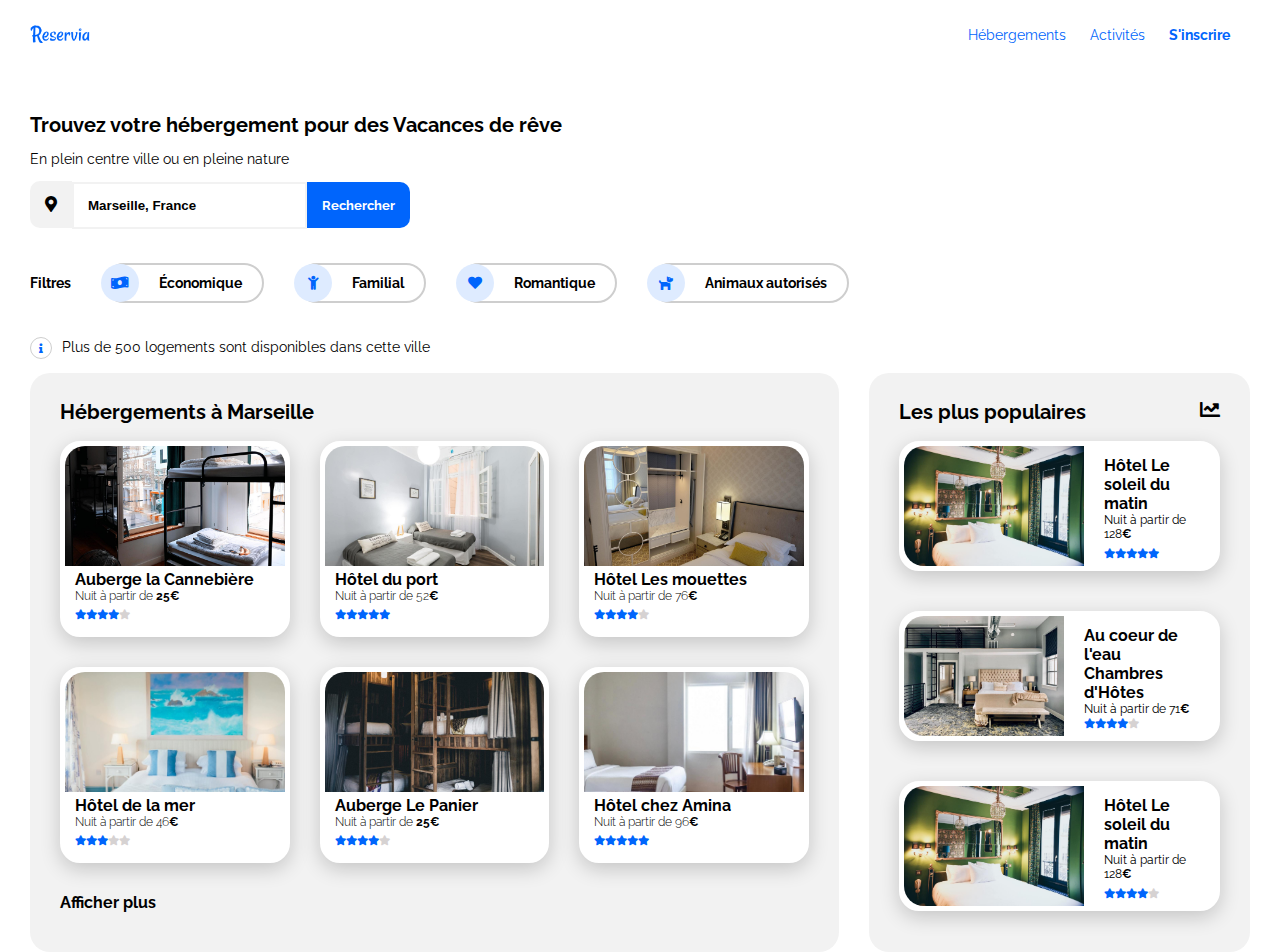
<file: index.html>
<!DOCTYPE html>
<html lang="fr">
  <head>
    <meta charset="UTF-8" />
    <meta http-equiv="X-UA-Compatible" content="IE=edge" />
    <meta name="viewport" content="width=device-width, initial-scale=1.0" />
    <title>Reservia</title>

    <link rel="stylesheet" href="style.css" />
    <link
      rel="stylesheet"
      href="../../../fontawesome-free-5.15.4-web/css/all.css"
    />
  </head>
  <body>
    <nav class="menu">
      <img
        id="logo"
        src="Reservia maquette/images/logo/Reservia@3x.png"
        alt="logo Réservia"
      />
      <a href="#Hebergements">Hébergements</a>
      <a href="#Activites">Activités</a>
      <a id="inscription" href="index.html">S'inscrire</a>
    </nav>

    <header>
      <h1>Trouvez votre hébergement pour des Vacances de rêve</h1>
      <p>En plein centre ville ou en pleine nature</p>
      <form>
        <span class="icon_search"><i class="fas fa-map-marker-alt"></i></span
        ><input
          type="text"
          name="text"
          class="search"
          placeholder="Marseille, France"
        /><input
          type="submit"
          name="submit"
          class="submit"
          value="Rechercher"
        />
      </form>
      <div class="filter">
        <p>
          Filtres
          <a href=""><i class="fas fa-money-bill-wave"></i>Économique</a>
          <a href=""><i class="fas fa-child"></i>Familial</a>
          <a href=""><i class="fas fa-heart"></i>Romantique</a>
          <a href=""><i class="fas fa-dog"></i>Animaux autorisés</a>
        </p>
      </div>
      <p>
        <i class="fas fa-info"></i>Plus de 500 logements sont disponibles dans
        cette ville
      </p>
    </header>

    <section id="Hebergements">
      <article>
        <h2>Hébergements à Marseille</h2>
        <div class="container">
          <a href=""
            ><div class="photos">
              <img
                src="/Reservia maquette/images/hebergements/3_medium/marcus-loke-WQJvWU_HZFo-unsplash.jpg"
                alt="Auberge la Cannebière"
              />
              <div class="texte">
                <h4>Auberge la Cannebière</h4>
                <p>Nuit à partir de <b>25€</b></p>
                <i class="fas fa-star"></i><i class="fas fa-star"></i
                ><i class="fas fa-star"></i><i class="fas fa-star"></i
                ><i class="fas fa-star etoile-vide"></i>
              </div></div
          ></a>
          <a href=""
            ><div class="photos">
              <img
                src="/Reservia maquette/images/hebergements/3_medium/fred-kleber-gTbaxaVLvsg-unsplash.jpg"
                alt=""
              />
              <div class="texte">
                <h4>Hôtel du port</h4>
                <p>Nuit à partir de 52<b>€</b></p>
                <i class="fas fa-star"></i><i class="fas fa-star"></i
                ><i class="fas fa-star"></i><i class="fas fa-star"></i
                ><i class="fas fa-star"></i>
              </div></div
          ></a>
          <a href=""
            ><div class="photos">
              <img
                src="/Reservia maquette/images/hebergements/3_medium/reisetopia-B8WIgxA_PFU-unsplash.jpg"
                alt=""
              />
              <div class="texte">
                <h4>Hôtel Les mouettes</h4>
                <p>Nuit à partir de 76<b>€</b></p>
                <i class="fas fa-star"></i><i class="fas fa-star"></i
                ><i class="fas fa-star"></i><i class="fas fa-star"></i
                ><i class="fas fa-star etoile-vide"></i>
              </div></div
          ></a>
          <a href=""
            ><div class="photos">
              <img
                src="/Reservia maquette/images/hebergements/3_medium/annie-spratt-Eg1qcIitAuA-unsplash.jpg"
                alt=""
              />
              <div class="texte">
                <h4>Hôtel de la mer</h4>
                <p>Nuit à partir de 46<b>€</b></p>
                <i class="fas fa-star"></i><i class="fas fa-star"></i
                ><i class="fas fa-star"></i
                ><i class="fas fa-star etoile-vide"></i
                ><i class="fas fa-star etoile-vide"></i>
              </div></div
          ></a>
          <a href=""
            ><div class="photos">
              <img
                src="/Reservia maquette/images/hebergements/3_medium/nicate-lee-kT-ZyaiwBe0-unsplash.jpg"
                alt=""
              />
              <div class="texte">
                <h4>Auberge Le Panier</h4>
                <p>Nuit à partir de <b>25€</b></p>
                <i class="fas fa-star"></i><i class="fas fa-star"></i
                ><i class="fas fa-star"></i><i class="fas fa-star"></i
                ><i class="fas fa-star etoile-vide"></i>
              </div></div
          ></a>
          <a href=""
            ><div class="photos">
              <img
                src="/Reservia maquette/images/hebergements/3_medium/febrian-zakaria-M6S1WvfW68A-unsplash.jpg"
                alt=""
              />
              <div class="texte">
                <h4>Hôtel chez Amina</h4>
                <p>Nuit à partir de 96<b>€</b></p>
                <i class="fas fa-star"></i><i class="fas fa-star"></i
                ><i class="fas fa-star"></i><i class="fas fa-star"></i
                ><i class="fas fa-star"></i>
              </div></div
          ></a>
        </div>
        <a href="" class="afficher">Afficher plus</a>
      </article>

      <aside>
        <h2>Les plus populaires <i class="fas fa-chart-line"></i></h2>
        <div class="aside-container"><a href=""
            ><div class="populaire-photos">
              <img
                src="/Reservia maquette/images/hebergements/3_medium/emile-guillemot-Bj_rcSC5XfE-unsplash.jpg"
                alt=""
              />
              <div class="populaire-texte">
                <h4>Hôtel Le soleil du matin</h4>
                <p>Nuit à partir de 128<b>€</b></p>
                <div class="etoiles"><i class="fas fa-star"></i><i class="fas fa-star"></i
                ><i class="fas fa-star"></i><i class="fas fa-star"></i
                ><i class="fas fa-star"></i></div>
              </div></div
          ></a>
          <a href=""
            ><div class="populaire-photos">
              <img
                src="/Reservia maquette/images/hebergements/3_medium/aw-creative-VGs8z60yT2c-unsplash.jpg"
                alt=""
              />
              <div class="populaire-texte">
                <h4>
                  Au coeur de l'eau 
                  Chambres d'Hôtes
                </h4>
                <p>Nuit à partir de 71<b>€</b></p>
                <div class="etoiles"><i class="fas fa-star"></i><i class="fas fa-star"></i
                ><i class="fas fa-star"></i><i class="fas fa-star"></i
                ><i class="fas fa-star etoile-vide"></i></div>
              </div></div
          ></a>
          <a href=""
            ><div class="populaire-photos">
              <img
                src="/Reservia maquette/images/hebergements/3_medium/emile-guillemot-Bj_rcSC5XfE-unsplash.jpg"
                alt=""
              />
              <div class="populaire-texte">
                <h4>Hôtel Le soleil du matin</h4>
                <p>Nuit à partir de 128<b>€</b></p>
                <div class="etoiles"><i class="fas fa-star"></i><i class="fas fa-star"></i
                ><i class="fas fa-star"></i><i class="fas fa-star"></i
                ><i class="fas fa-star etoile-vide"></i></div>
              </div></div
          ></a>
          </div>
      </aside>
    </section>
  </body>
</html>
</file>
<file: style.css>
@font-face {
  font-family: "Raleway";
  src: url("static/Raleway-VariableFont_wght.ttf") format("truetype");
}

html {
  scroll-behavior: smooth;
}

body {
  font-family: "Raleway";
  margin: 0;
  margin-left: 30px;
  margin-right: 30px;
}

/*********NAVIGATION*********/

.menu {
  width: calc(100% - 60px);
  height: 70px;
  text-align: right;
  position: fixed;
  background-color: white;
}
#logo {
  float: left;
  vertical-align: top;
  width: 60px;
  margin-top: 20px;
}
.menu a {
  display: inline-block;
  vertical-align: top;
  margin-right: 20px;
  height: 70px;
  line-height: 70px;
  text-decoration: none;
  color: #0065fc;
  font-size: 14px;
}
#inscription {
  font-weight: bold;
}
.menu a:active {
  color: black;
}
.menu a:hover {
  border-top: 1px #0065fc double;
}

/***********HEADER**********/

header {
  padding-top: 100px;
}
h1 {
  font-size: 20px;
}
header p {
  font-size: 14px;
}
.fa-map-marker-alt {
  background-color: #f2f2f2;
  padding: 15px;
  border-bottom-left-radius: 10px;
  border-top-left-radius: 10px;
  height: 17px;
}
.search {
  padding: 14px;
  border: 2px #f2f2f2 solid;
  padding-right: 40px;
}
.search:focus-visible {
  outline: none;
}
::-webkit-input-placeholder {
  /* WebKit browsers */
  color: #000;
  opacity: 1;
  font-weight: bold;
}
:-moz-placeholder {
  /* Mozilla Firefox 4 to 18 */
  color: #000;
  opacity: 1;
  font-weight: bold;
}
::-moz-placeholder {
  /* Mozilla Firefox 19+ */
  color: #000;
  opacity: 1;
  font-weight: bold;
  font-family: "Raleway";
}
.submit {
  font-family: "Raleway";
  background-color: #0065fc;
  color: white;
  border-top-right-radius: 10px;
  border-bottom-right-radius: 10px;
  border: none;
  font-weight: bold;
  cursor: pointer;
  padding: 15px;
}

.filter {
  line-height: 80px;
  font-weight: bold;
}
.filter a {
  color: black;
  text-decoration: none;
  border: 2px #cecece solid;
  background-clip: border-box;
  border-radius: 20px;
  padding: 10px 20px 10px 0px;
  margin-left: 30px;
}
.filter i {
  position: relative;
  right: 5px;
  margin-right: 15px;
  text-align: center;
  background-color: #deebff;
  padding: 10px;
  width: 18px;
  line-height: 18px;
  border-radius: 50%;
  color: #0065fc;
}

.filter a:hover {
  background-color: #deebff;
  border: none;
  color: blue;
}
.filter a:hover i {
  background-color: #f2f2f2;
  border: 2px #cecece solid;
  color: black;
}
.fa-info {
  background-color: white;
  border: 1px #cecece solid;
  text-align: center;
  margin-right: 10px;
  line-height: 18px;
  padding: 5px;
  width: 10px;
  font-size: 10px;
  border-radius: 50%;
  color: #0065fc;
}

/**********SECTION***********/

section {
  display: flex;
  column-gap: 30px;
}
article {
    display: grid;
    padding: 10px 30px 0 30px;
  background-color: #f2f2f2;
  border-radius: 20px;
  width: 70%;
}
h2 {
  font-size: 20px;
}
.container {
    display: grid;
    grid-template-columns: 1fr 1fr 1fr;
    grid-template-rows: auto auto;
    grid-gap: 40px 30px;
}
.photos {
  border-radius: 20px;
  box-shadow: 0 6px 20px 0 rgba(0, 0, 0, 0.19);
  max-width: 100%;
  height: 100%;
  background-color: white;
  border: thick white solid;
}
.photos img {
    object-fit: cover;
  width: 100%;
  max-height: 120px;
  border-top-left-radius: 20px;
  border-top-right-radius: 20px;
}
.texte {
  padding-left: 10px;
  position: relative;
}
h4 {
  margin: 0;
  font-size: 16px;
}
.texte p {
  margin: 0;
  padding: 0;
  font-size: 12px;
  font-weight: 300;
}
article a {
  color: black;
  text-decoration: none;
}
.fa-star {
  font-size: 10px;
  color: #0065fc;
}
.afficher {
  color: black;
  font-weight: bold;
  text-decoration: none;
  padding: 40px 0px 40px 0;
}
b {
  font-weight: bold;
}
.etoile-vide {
  color: #d6d2d2;
}

aside {
  display: flex;
  flex-direction: column;
  background-color: #f2f2f2;
  width: 30%;
  border-radius: 20px;
  padding: 10px 30px 0 30px;
}
.aside-container {
    display: grid;
    grid-template-rows: 1fr 1fr 1fr;
    grid-gap: 40px;
}
.fa-chart-line {
  float: right;
}
.populaire-photos {
    display: flex;
  border-radius: 20px;
  box-shadow: 0 6px 20px 0 rgba(0, 0, 0, 0.19);
  max-width: 100%;
  height: 120px;
  background-color: white;
  border: thick white solid;
}
.populaire-photos img{
    object-fit: cover;
  width: 60%;
  max-height: 100%;
  border-top-left-radius: 20px;
  border-bottom-left-radius: 20px;
}
.populaire-texte {
    width: 100%;
    padding-left: 20px;
    padding-top: 10px;
    position: relative;
}
aside a {
    text-decoration: none;
    color: black;
}
aside h4 {
    font-size: 16px;
    width: 90%;
}
.populaire-texte p {
    margin-top: 0;
    font-size: 12px;
}
.etoiles {
    position: absolute;
    bottom: 5px;
}
</file>
